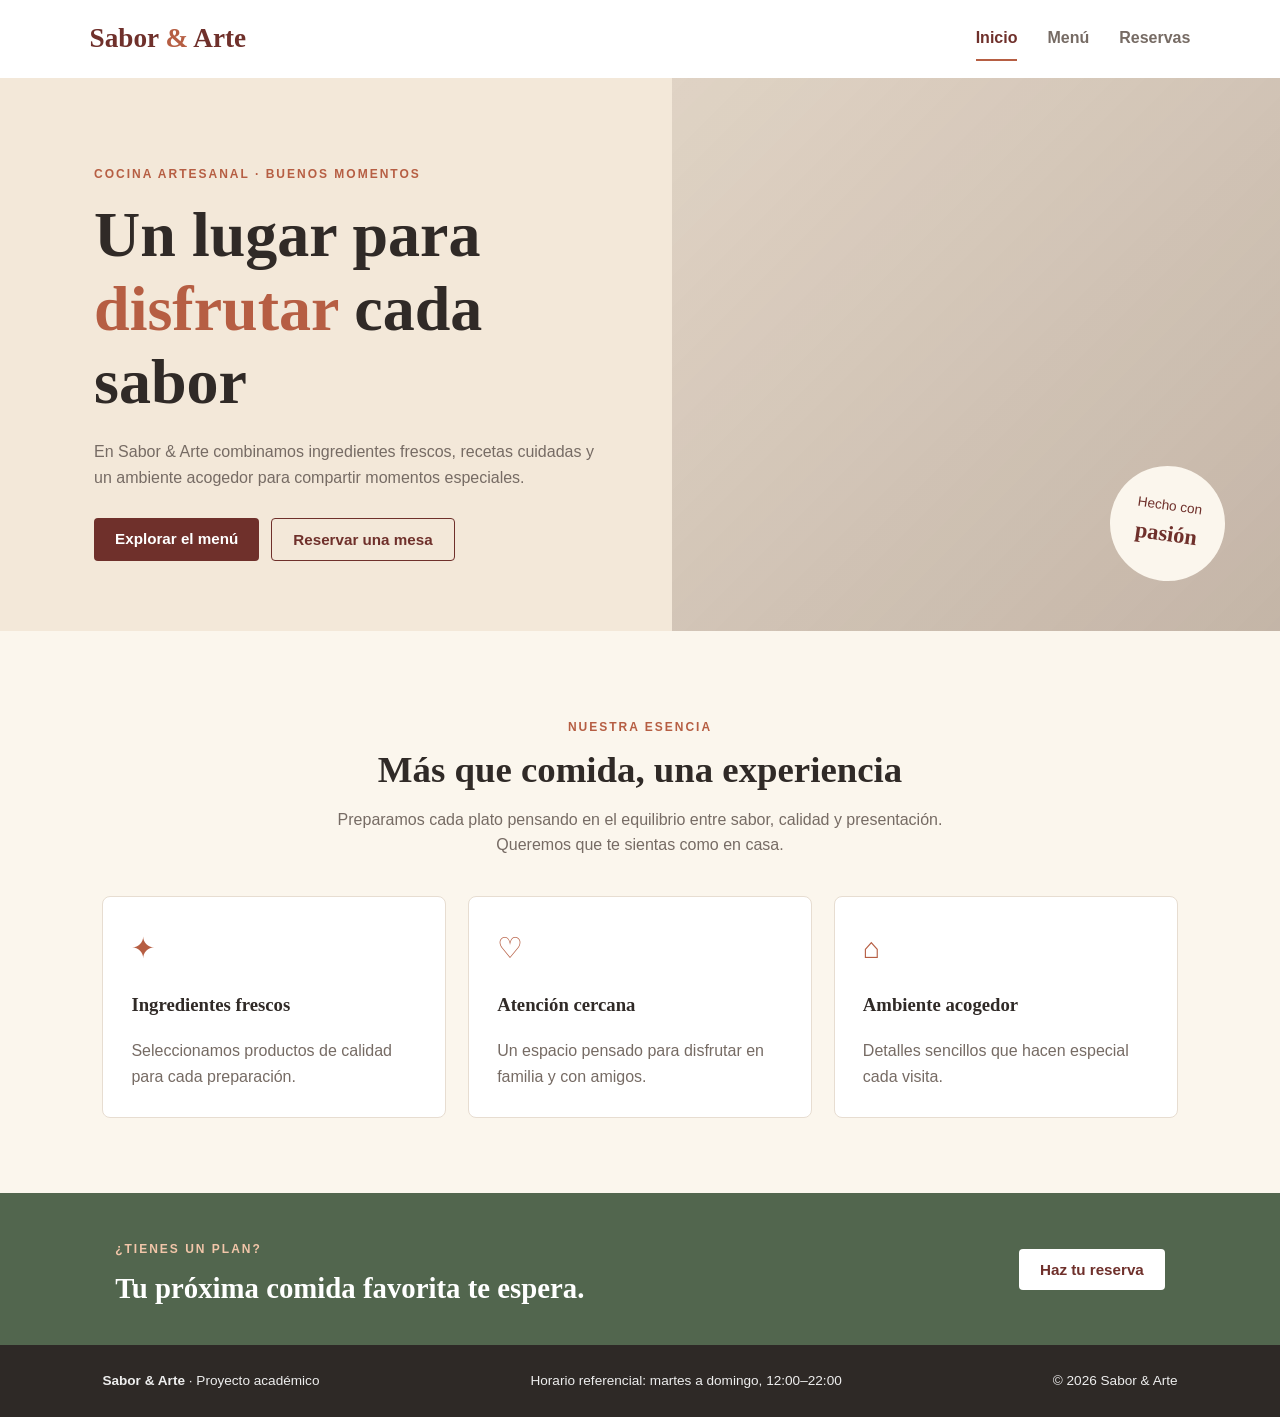
<file: index.html>
<!DOCTYPE html>
<html lang="es">
<head>
  <meta charset="UTF-8">
  <meta name="viewport" content="width=device-width, initial-scale=1.0">
  <meta name="description" content="Sabor & Arte, restaurante de comida artesanal. Conoce nuestra propuesta y especialidades.">
  <title>Sabor & Arte | Inicio</title>
  <link rel="stylesheet" href="css/estilos.css">
  <script src="js/app.js" defer></script>
</head>
<body>
  <a class="salto" href="#contenido">Saltar al contenido</a>
  <header class="encabezado">
    <a class="marca" href="index.html" aria-label="Sabor y Arte, página de inicio">Sabor <span>&</span> Arte</a>
    <button class="boton-menu" type="button" aria-expanded="false" aria-controls="navegacion">Menú</button>
    <nav id="navegacion" class="navegacion" aria-label="Navegación principal">
      <a class="activo" aria-current="page" href="index.html">Inicio</a>
      <a href="menu.html">Menú</a>
      <a href="reservas.html">Reservas</a>
    </nav>
  </header>
  <main id="contenido">
    <section class="portada">
      <div class="portada-texto">
        <p class="etiqueta">COCINA ARTESANAL · BUENOS MOMENTOS</p>
        <h1>Un lugar para <span>disfrutar</span> cada sabor</h1>
        <p>En Sabor & Arte combinamos ingredientes frescos, recetas cuidadas y un ambiente acogedor para compartir momentos especiales.</p>
        <div class="acciones">
          <a class="boton principal" href="menu.html">Explorar el menú</a>
          <a class="boton secundario" href="reservas.html">Reservar una mesa</a>
        </div>
      </div>
      <div class="portada-imagen" role="img" aria-label="Mesa servida con platos de comida artesanal">
        <div class="sello">Hecho con<br><strong>pasión</strong></div>
      </div>
    </section>
    <section class="seccion bienvenida">
      <p class="etiqueta">NUESTRA ESENCIA</p>
      <h2>Más que comida, una experiencia</h2>
      <p class="centrado">Preparamos cada plato pensando en el equilibrio entre sabor, calidad y presentación. Queremos que te sientas como en casa.</p>
      <div class="tarjetas">
        <article class="tarjeta"><span class="icono" aria-hidden="true">✦</span><h3>Ingredientes frescos</h3><p>Seleccionamos productos de calidad para cada preparación.</p></article>
        <article class="tarjeta"><span class="icono" aria-hidden="true">♡</span><h3>Atención cercana</h3><p>Un espacio pensado para disfrutar en familia y con amigos.</p></article>
        <article class="tarjeta"><span class="icono" aria-hidden="true">⌂</span><h3>Ambiente acogedor</h3><p>Detalles sencillos que hacen especial cada visita.</p></article>
      </div>
    </section>
    <section class="franja">
      <div><p class="etiqueta">¿TIENES UN PLAN?</p><h2>Tu próxima comida favorita te espera.</h2></div>
      <a class="boton claro" href="reservas.html">Haz tu reserva</a>
    </section>
  </main>
  <footer class="pie"><p><strong>Sabor & Arte</strong> · Proyecto académico</p><p>Horario referencial: martes a domingo, 12:00–22:00</p><p>© 2026 Sabor & Arte</p></footer>
</body>
</html>
</file>
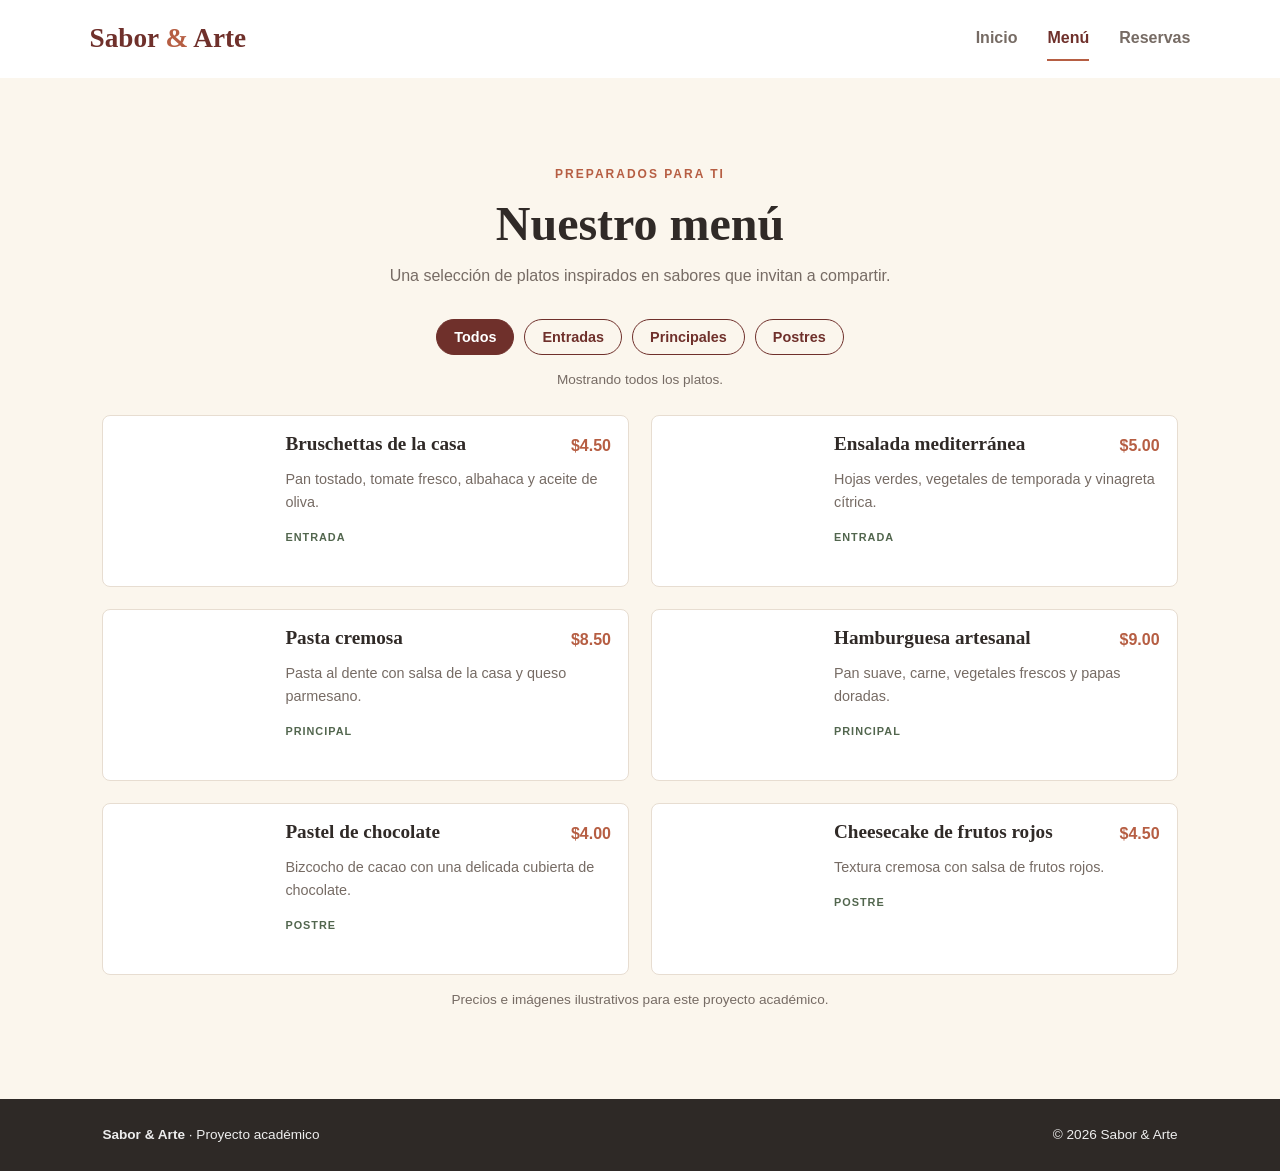
<file: menu.html>
<!DOCTYPE html>
<html lang="es">
<head>
  <meta charset="UTF-8">
  <meta name="viewport" content="width=device-width, initial-scale=1.0">
  <meta name="description" content="Consulta las especialidades y precios referenciales de Sabor & Arte.">
  <title>Sabor & Arte | Menú</title>
  <link rel="stylesheet" href="css/estilos.css">
  <script src="js/app.js" defer></script>
</head>
<body>
  <a class="salto" href="#contenido">Saltar al contenido</a>
  <header class="encabezado">
    <a class="marca" href="index.html">Sabor <span>&</span> Arte</a>
    <button class="boton-menu" type="button" aria-expanded="false" aria-controls="navegacion">Menú</button>
    <nav id="navegacion" class="navegacion" aria-label="Navegación principal">
      <a href="index.html">Inicio</a><a class="activo" aria-current="page" href="menu.html">Menú</a><a href="reservas.html">Reservas</a>
    </nav>
  </header>
  <main id="contenido" class="seccion pagina">
    <p class="etiqueta">PREPARADOS PARA TI</p>
    <h1>Nuestro menú</h1>
    <p class="centrado">Una selección de platos inspirados en sabores que invitan a compartir.</p>
    <div class="filtros" role="group" aria-label="Filtrar platos por categoría">
      <button class="filtro seleccionado" type="button" data-filtro="todos" aria-pressed="true">Todos</button>
      <button class="filtro" type="button" data-filtro="entradas" aria-pressed="false">Entradas</button>
      <button class="filtro" type="button" data-filtro="principales" aria-pressed="false">Principales</button>
      <button class="filtro" type="button" data-filtro="postres" aria-pressed="false">Postres</button>
    </div>
    <p id="estado-filtro" class="estado" aria-live="polite">Mostrando todos los platos.</p>
    <div class="menu-grid">
      <article class="plato" data-categoria="entradas"><div class="plato-foto foto-1" role="img" aria-label="Bruschettas con tomate y albahaca"></div><div class="plato-info"><div><h2>Bruschettas de la casa</h2><span class="precio">$4.50</span></div><p>Pan tostado, tomate fresco, albahaca y aceite de oliva.</p><span class="categoria">ENTRADA</span></div></article>
      <article class="plato" data-categoria="entradas"><div class="plato-foto foto-2" role="img" aria-label="Ensalada fresca de vegetales"></div><div class="plato-info"><div><h2>Ensalada mediterránea</h2><span class="precio">$5.00</span></div><p>Hojas verdes, vegetales de temporada y vinagreta cítrica.</p><span class="categoria">ENTRADA</span></div></article>
      <article class="plato" data-categoria="principales"><div class="plato-foto foto-3" role="img" aria-label="Pasta con salsa cremosa"></div><div class="plato-info"><div><h2>Pasta cremosa</h2><span class="precio">$8.50</span></div><p>Pasta al dente con salsa de la casa y queso parmesano.</p><span class="categoria">PRINCIPAL</span></div></article>
      <article class="plato" data-categoria="principales"><div class="plato-foto foto-4" role="img" aria-label="Hamburguesa artesanal con papas"></div><div class="plato-info"><div><h2>Hamburguesa artesanal</h2><span class="precio">$9.00</span></div><p>Pan suave, carne, vegetales frescos y papas doradas.</p><span class="categoria">PRINCIPAL</span></div></article>
      <article class="plato" data-categoria="postres"><div class="plato-foto foto-5" role="img" aria-label="Porción de pastel de chocolate"></div><div class="plato-info"><div><h2>Pastel de chocolate</h2><span class="precio">$4.00</span></div><p>Bizcocho de cacao con una delicada cubierta de chocolate.</p><span class="categoria">POSTRE</span></div></article>
      <article class="plato" data-categoria="postres"><div class="plato-foto foto-6" role="img" aria-label="Cheesecake con frutos rojos"></div><div class="plato-info"><div><h2>Cheesecake de frutos rojos</h2><span class="precio">$4.50</span></div><p>Textura cremosa con salsa de frutos rojos.</p><span class="categoria">POSTRE</span></div></article>
    </div>
    <p class="nota">Precios e imágenes ilustrativos para este proyecto académico.</p>
  </main>
  <footer class="pie"><p><strong>Sabor & Arte</strong> · Proyecto académico</p><p>© 2026 Sabor & Arte</p></footer>
</body>
</html>
</file>
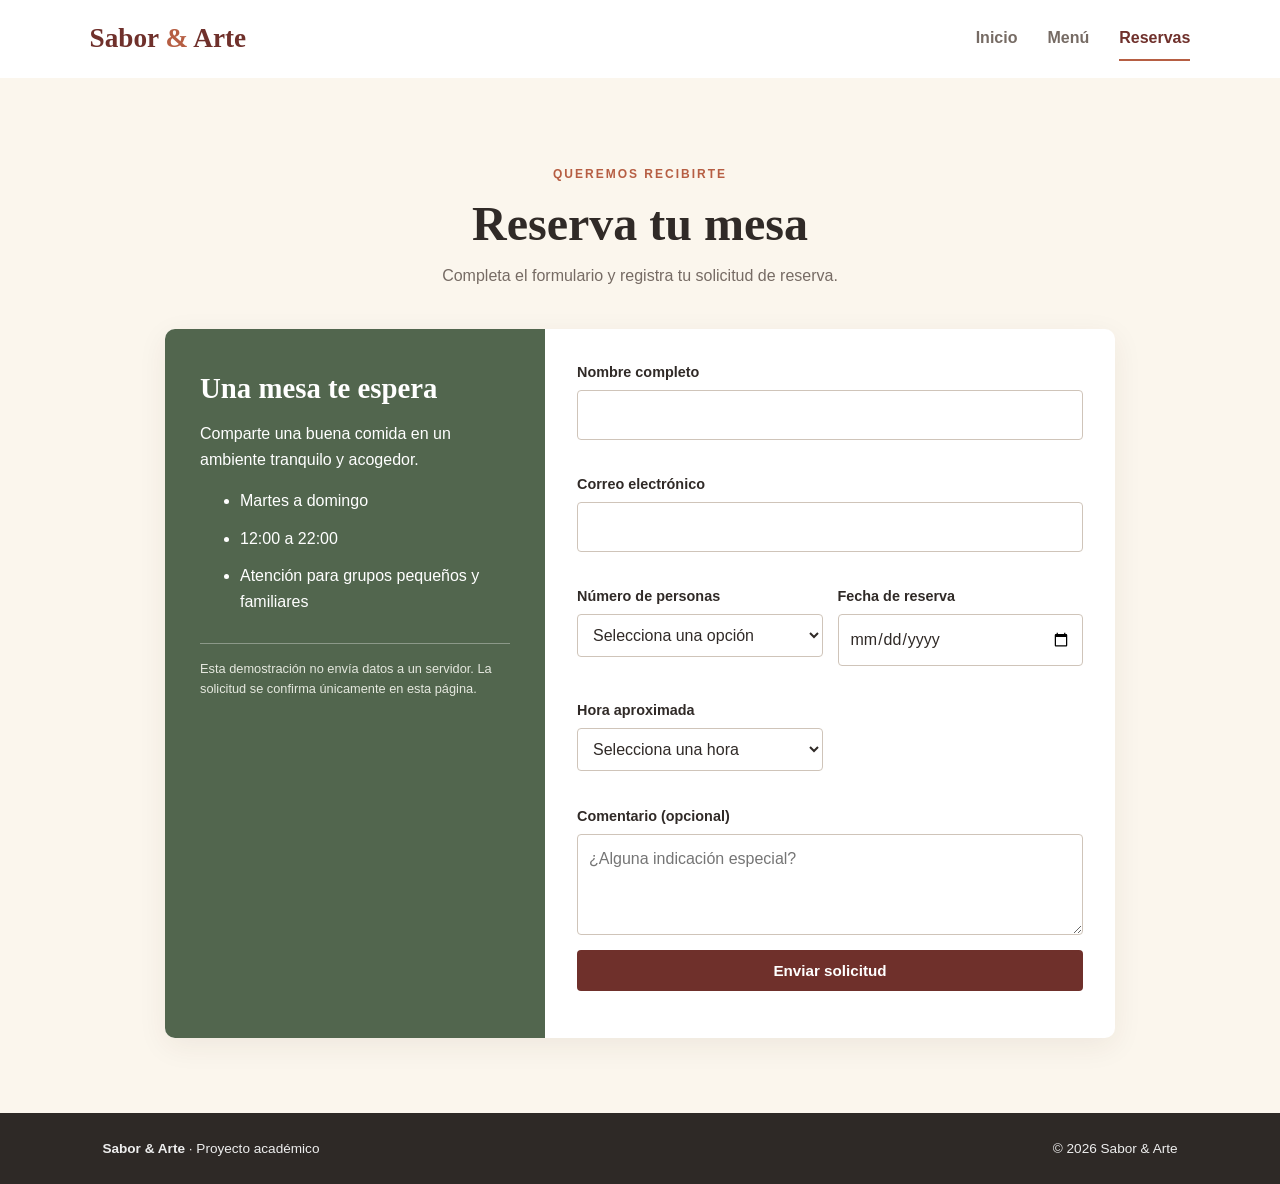
<file: reservas.html>
<!DOCTYPE html>
<html lang="es">
<head>
  <meta charset="UTF-8">
  <meta name="viewport" content="width=device-width, initial-scale=1.0">
  <meta name="description" content="Solicita una reserva en el restaurante Sabor & Arte.">
  <title>Sabor & Arte | Reservas</title>
  <link rel="stylesheet" href="css/estilos.css">
  <script src="js/app.js" defer></script>
</head>
<body>
  <a class="salto" href="#contenido">Saltar al contenido</a>
  <header class="encabezado">
    <a class="marca" href="index.html">Sabor <span>&</span> Arte</a>
    <button class="boton-menu" type="button" aria-expanded="false" aria-controls="navegacion">Menú</button>
    <nav id="navegacion" class="navegacion" aria-label="Navegación principal">
      <a href="index.html">Inicio</a><a href="menu.html">Menú</a><a class="activo" aria-current="page" href="reservas.html">Reservas</a>
    </nav>
  </header>
  <main id="contenido" class="seccion pagina">
    <p class="etiqueta">QUEREMOS RECIBIRTE</p>
    <h1>Reserva tu mesa</h1>
    <p class="centrado">Completa el formulario y registra tu solicitud de reserva.</p>
    <div class="reserva-layout">
      <aside class="info-reserva"><h2>Una mesa te espera</h2><p>Comparte una buena comida en un ambiente tranquilo y acogedor.</p><ul><li>Martes a domingo</li><li>12:00 a 22:00</li><li>Atención para grupos pequeños y familiares</li></ul><p class="aviso">Esta demostración no envía datos a un servidor. La solicitud se confirma únicamente en esta página.</p></aside>
      <form id="form-reserva" class="formulario" novalidate>
        <div class="campo"><label for="nombre">Nombre completo</label><input id="nombre" name="nombre" type="text" autocomplete="name" minlength="3" maxlength="60" required><small class="error" id="error-nombre"></small></div>
        <div class="campo"><label for="correo">Correo electrónico</label><input id="correo" name="correo" type="email" autocomplete="email" required><small class="error" id="error-correo"></small></div>
        <div class="campo"><label for="personas">Número de personas</label><select id="personas" name="personas" required><option value="">Selecciona una opción</option><option value="1">1 persona</option><option value="2">2 personas</option><option value="3">3 personas</option><option value="4">4 personas</option><option value="5">5 personas</option><option value="6">6 personas</option></select><small class="error" id="error-personas"></small></div>
        <div class="campo"><label for="fecha">Fecha de reserva</label><input id="fecha" name="fecha" type="date" required><small class="error" id="error-fecha"></small></div>
        <div class="campo"><label for="hora">Hora aproximada</label><select id="hora" name="hora" required><option value="">Selecciona una hora</option><option>12:00</option><option>13:00</option><option>14:00</option><option>15:00</option><option>18:00</option><option>19:00</option><option>20:00</option><option>21:00</option></select><small class="error" id="error-hora"></small></div>
        <div class="campo"><label for="comentario">Comentario (opcional)</label><textarea id="comentario" name="comentario" rows="3" maxlength="250" placeholder="¿Alguna indicación especial?"></textarea></div>
        <button class="boton principal enviar" type="submit">Enviar solicitud</button>
        <p id="mensaje-formulario" class="mensaje" role="status" aria-live="polite"></p>
      </form>
    </div>
  </main>
  <footer class="pie"><p><strong>Sabor & Arte</strong> · Proyecto académico</p><p>© 2026 Sabor & Arte</p></footer>
</body>
</html>
</file>
<file: css/estilos.css>
:root{--vino:#6f302b;--terracota:#b65e43;--crema:#fbf6ed;--texto:#302a27;--suave:#766b64;--verde:#52664e;--blanco:#fff;--borde:#e7ddd1}
*{box-sizing:border-box}html{scroll-behavior:smooth}body{margin:0;background:var(--crema);color:var(--texto);font-family:Arial,sans-serif;line-height:1.6}a{color:inherit}.salto{position:absolute;left:-9999px;top:8px;background:#fff;padding:10px;z-index:10}.salto:focus{left:8px}.encabezado{min-height:78px;padding:15px 7%;display:flex;align-items:center;justify-content:space-between;background:#fff;gap:25px}.marca{text-decoration:none;font-family:Georgia,serif;font-size:1.7rem;font-weight:700;color:var(--vino)}.marca span{color:var(--terracota)}.navegacion{display:flex;gap:30px}.navegacion a{text-decoration:none;font-weight:600;color:var(--suave);padding:8px 0;border-bottom:2px solid transparent}.navegacion a:hover,.navegacion a:focus,.navegacion a.activo{color:var(--vino);border-color:var(--terracota)}.boton-menu{display:none}.portada{display:grid;grid-template-columns:1.05fr .95fr;min-height:520px;background:#f3e8d9}.portada-texto{padding:75px 8% 70px 14%;align-self:center}.etiqueta{letter-spacing:2px;color:var(--terracota);font-size:.75rem;font-weight:700}.portada h1,h1,h2{font-family:Georgia,serif;line-height:1.15}.portada h1{font-size:clamp(2.7rem,5vw,4.5rem);margin:14px 0 20px}.portada h1 span{color:var(--terracota)}.portada-texto>p:not(.etiqueta){max-width:520px;color:var(--suave)}.portada-imagen{position:relative;min-height:420px;background:linear-gradient(135deg,rgba(55,28,18,.1),rgba(55,28,18,.25)),url('https://images.unsplash.com/photo-1414235077428-338989a2e8c0?auto=format&fit=crop&w=1200&q=85') center/cover}.sello{position:absolute;right:9%;bottom:9%;background:var(--crema);color:var(--vino);border-radius:50%;width:115px;height:115px;display:grid;place-content:center;text-align:center;transform:rotate(8deg);font-size:.85rem}.sello strong{font-family:Georgia,serif;font-size:1.4rem}.acciones{display:flex;gap:12px;flex-wrap:wrap;margin-top:28px}.boton{display:inline-block;border:0;border-radius:4px;padding:12px 21px;text-decoration:none;font:600 .95rem Arial,sans-serif;cursor:pointer;text-align:center}.principal{background:var(--vino);color:#fff}.principal:hover,.principal:focus{background:#4f211e}.secundario{border:1px solid var(--vino);color:var(--vino)}.claro{background:#fff;color:var(--vino)}.seccion{padding:75px 8%}.bienvenida{text-align:center}.seccion h2{font-size:2.3rem;margin:8px 0 15px}.centrado{max-width:680px;margin:0 auto;color:var(--suave)}.tarjetas{display:grid;grid-template-columns:repeat(3,1fr);gap:22px;margin-top:38px;text-align:left}.tarjeta{background:#fff;padding:28px;border:1px solid var(--borde);border-radius:8px}.tarjeta h3{font-family:Georgia,serif}.tarjeta p{color:var(--suave);margin-bottom:0}.icono{font-size:1.8rem;color:var(--terracota)}.franja{background:var(--verde);color:#fff;padding:35px 9%;display:flex;align-items:center;justify-content:space-between;gap:20px}.franja h2{margin:5px 0;font-size:1.8rem}.franja .etiqueta{color:#f2c6a9}.pie{background:#2e2926;color:#eee;padding:25px 8%;display:flex;justify-content:space-between;gap:15px;flex-wrap:wrap;font-size:.85rem}.pie p{margin:0}.pagina{text-align:center;min-height:70vh}.pagina h1{font-size:3rem;margin:5px 0 12px}.filtros{display:flex;justify-content:center;gap:10px;flex-wrap:wrap;margin:30px 0 10px}.filtro{border:1px solid var(--vino);background:transparent;color:var(--vino);padding:9px 17px;border-radius:30px;cursor:pointer;font:600 .9rem Arial,sans-serif}.filtro:hover,.filtro.seleccionado{background:var(--vino);color:#fff}.estado,.nota{font-size:.85rem;color:var(--suave)}.menu-grid{display:grid;grid-template-columns:repeat(2,1fr);gap:22px;margin-top:25px;text-align:left}.plato{display:grid;grid-template-columns:165px 1fr;background:#fff;border-radius:8px;overflow:hidden;border:1px solid var(--borde)}.plato[hidden]{display:none}.plato-foto{min-height:170px;background-position:center;background-size:cover}.foto-1{background-image:url('https://images.unsplash.com/photo-1572695157366-5e585ab2b69f?auto=format&fit=crop&w=500&q=80')}.foto-2{background-image:url('https://images.unsplash.com/photo-1512621776951-a57141f2eefd?auto=format&fit=crop&w=500&q=80')}.foto-3{background-image:url('https://images.unsplash.com/photo-1473093295043-cdd812d0e601?auto=format&fit=crop&w=500&q=80')}.foto-4{background-image:url('https://images.unsplash.com/photo-1568901346375-23c9450c58cd?auto=format&fit=crop&w=500&q=80')}.foto-5{background-image:url('https://images.unsplash.com/photo-1578985545062-69928b1d9587?auto=format&fit=crop&w=500&q=80')}.foto-6{background-image:url('https://images.unsplash.com/photo-1533134242443-d4fd215305ad?auto=format&fit=crop&w=500&q=80')}.plato-info{padding:17px}.plato-info>div{display:flex;justify-content:space-between;gap:8px;align-items:start}.plato h2{font-size:1.2rem;margin:0}.precio{font-weight:700;color:var(--terracota);white-space:nowrap}.plato p{font-size:.9rem;color:var(--suave);margin:9px 0}.categoria{font-size:.68rem;letter-spacing:1px;color:var(--verde);font-weight:700}.reserva-layout{max-width:950px;margin:40px auto 0;display:grid;grid-template-columns:.8fr 1.2fr;text-align:left;background:#fff;border-radius:10px;overflow:hidden;box-shadow:0 8px 30px #49301a12}.info-reserva{background:var(--verde);color:#fff;padding:35px}.info-reserva h2{font-size:1.8rem}.info-reserva li{margin:12px 0}.aviso{font-size:.8rem;color:#e5e8df;border-top:1px solid #ffffff55;padding-top:15px;margin-top:28px}.formulario{padding:32px;display:grid;grid-template-columns:1fr 1fr;gap:15px}.campo{display:flex;flex-direction:column;gap:6px}.campo:nth-child(1),.campo:nth-child(2),.campo:nth-child(6){grid-column:1/-1}.campo label{font-weight:600;font-size:.9rem}.campo input,.campo select,.campo textarea{width:100%;padding:11px;border:1px solid #cfc4b9;border-radius:4px;font:inherit;background:#fff;color:var(--texto)}.campo input:focus,.campo select:focus,.campo textarea:focus{outline:3px solid #d8a48c;outline-offset:1px}.error{color:#a52b25;min-height:1em;font-size:.78rem}.enviar{grid-column:1/-1}.mensaje{grid-column:1/-1;margin:0;color:var(--verde);font-weight:600}.campo [aria-invalid="true"]{border-color:#a52b25}
@media(max-width:760px){.encabezado{padding:13px 5%;flex-wrap:wrap}.boton-menu{display:block;background:var(--vino);color:#fff;border:0;border-radius:4px;padding:9px 13px}.navegacion{display:none;flex-direction:column;width:100%;gap:5px}.navegacion.abierta{display:flex}.navegacion a{padding:8px}.portada{grid-template-columns:1fr}.portada-texto{padding:55px 8%}.portada-imagen{min-height:280px}.tarjetas{grid-template-columns:1fr}.franja{align-items:flex-start;flex-direction:column}.seccion{padding:55px 6%}.menu-grid{grid-template-columns:1fr}.plato{grid-template-columns:125px 1fr}.plato-foto{min-height:160px}.reserva-layout{grid-template-columns:1fr}.formulario{padding:23px}.pagina h1{font-size:2.5rem}.pie{flex-direction:column}}
@media(max-width:420px){.plato{grid-template-columns:1fr}.plato-foto{min-height:190px}.formulario{grid-template-columns:1fr}.campo:nth-child(n){grid-column:1/-1}.acciones{flex-direction:column}.boton{width:100%}}
@media(prefers-reduced-motion:reduce){html{scroll-behavior:auto}*,*::before,*::after{animation-duration:.01ms!important;transition-duration:.01ms!important}}
</file>
